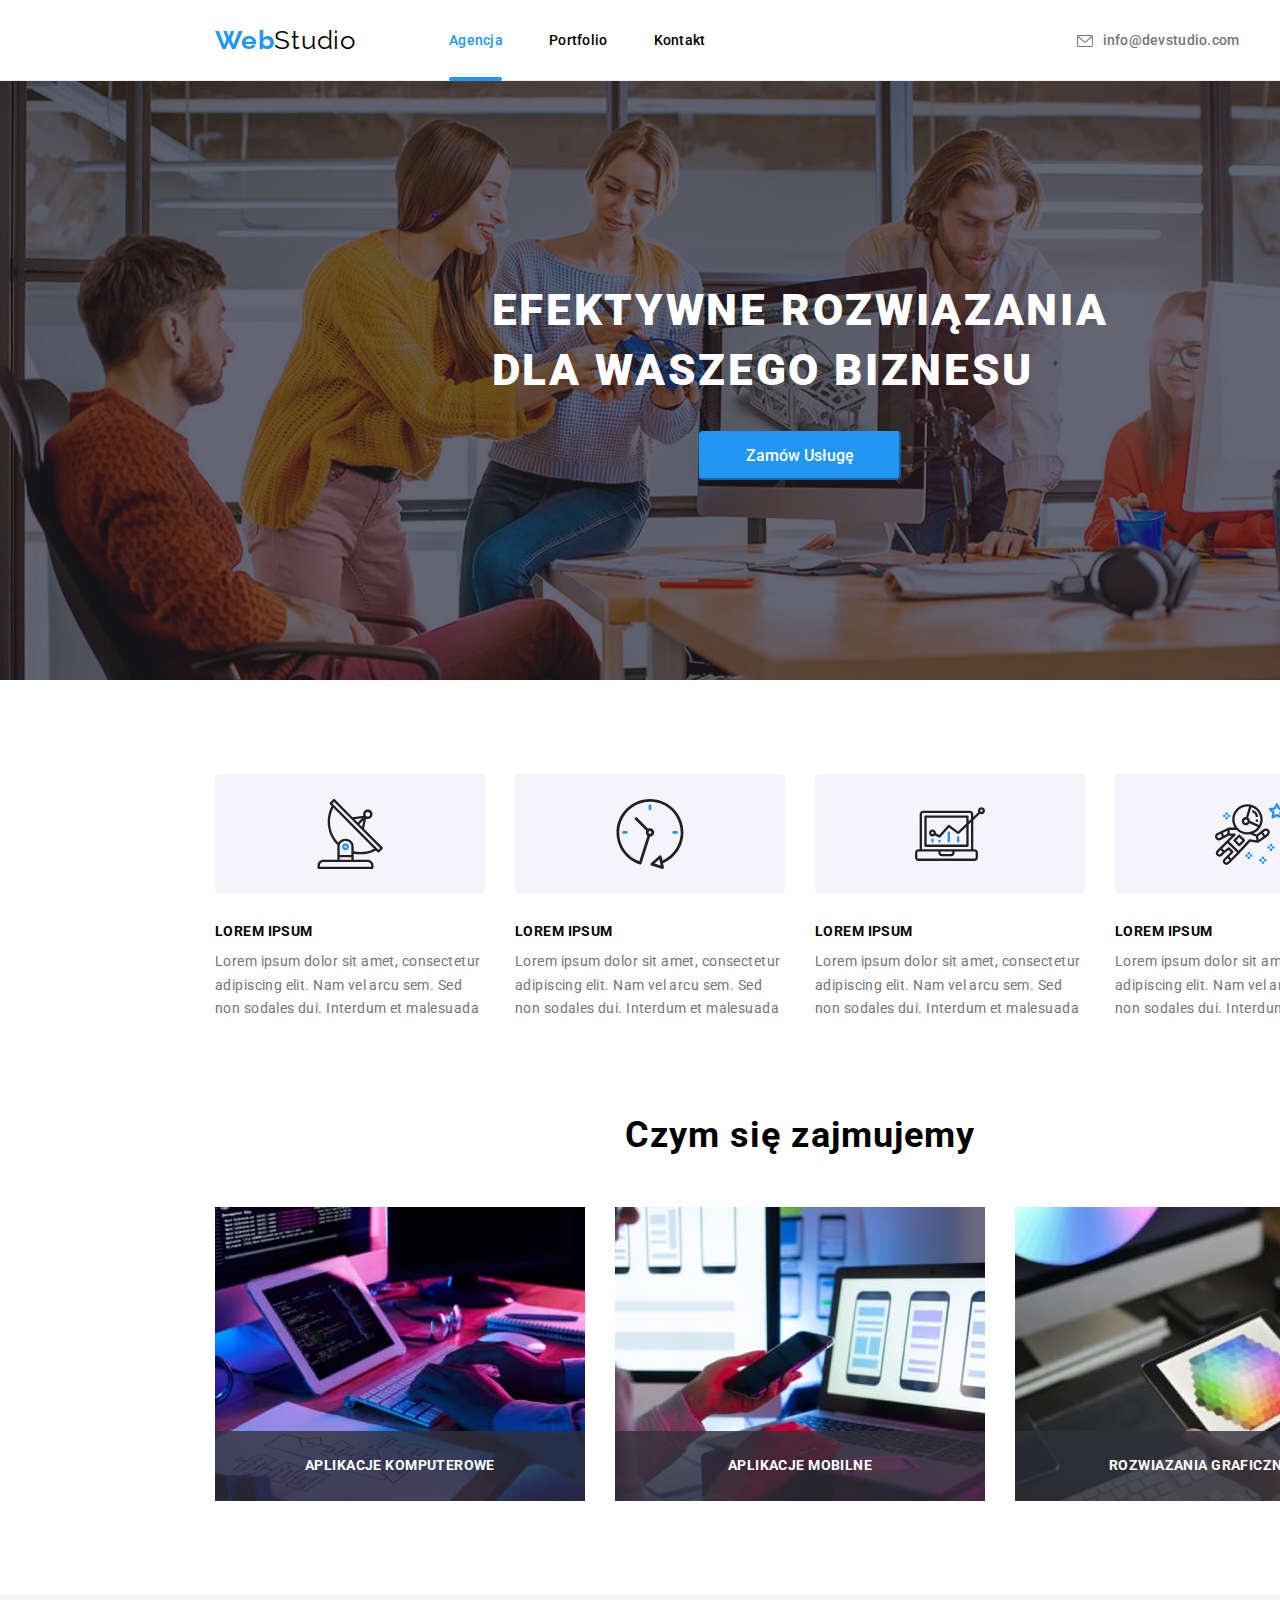
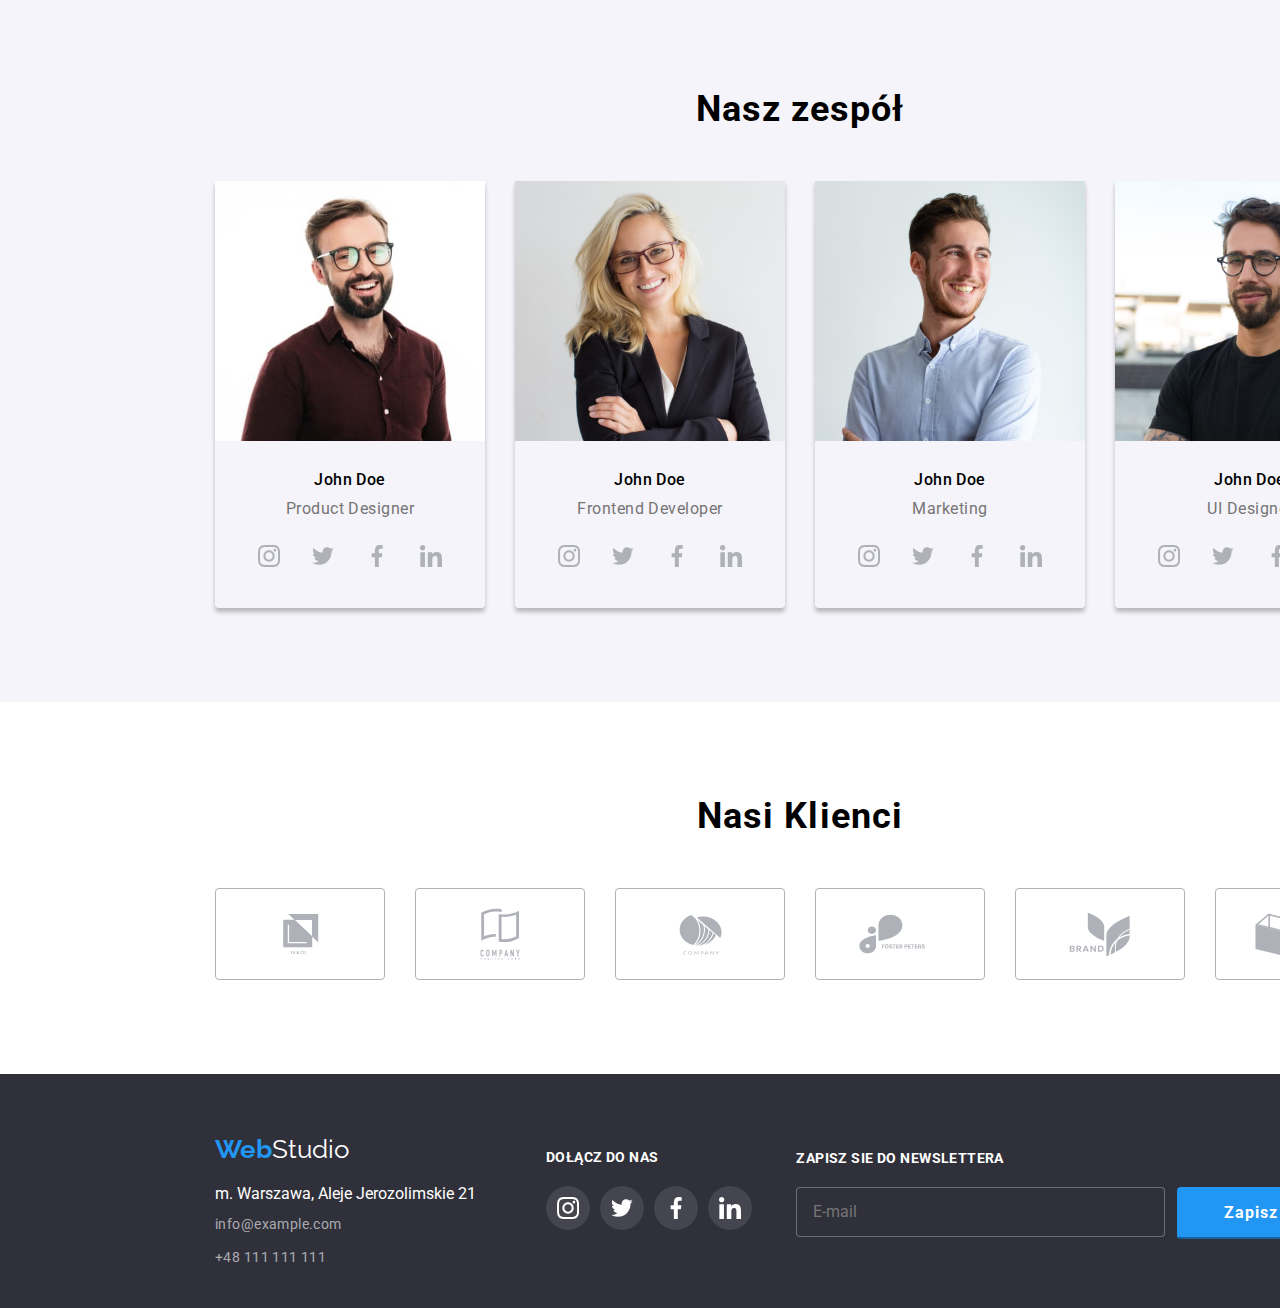
<file: index.html>
<!DOCTYPE html>
<html lang="en">
	<head>
		<meta charset="UTF-8" />
		<meta http-equiv="X-UA-Compatible" content="IE=edge" />
		<meta
			name="viewport"
			content="width=<device-width>, initial-scale=1.0"
		/>
		<title>Document</title>
		<link
			rel="stylesheet"
			href="https://cdnjs.cloudflare.com/ajax/libs/modern-normalize/1.1.0/modern-normalize.css"
			integrity="sha512-Y0MM+V6ymRKN2zStTqzQ227DWhhp4Mzdo6gnlRnuaNCbc+YN/ZH0sBCLTM4M0oSy9c9VKiCvd4Jk44aCLrNS5Q=="
			crossorigin="anonymous"
			referrerpolicy="no-referrer"
		/>
		<link rel="preconnect" href="https://fonts.googleapis.com" />
		<link rel="preconnect" href="https://fonts.gstatic.com" crossorigin />
		<link
			href="https://fonts.googleapis.com/css2?family=Raleway:wght@700&family=Roboto:wght@400;500;700;900&display=swap"
			rel="stylesheet"
		/>
		<link rel="stylesheet" href="css/style.css" />
	</head>
	<body>
		<header>
			<!-- logo top -->
			<div class="header-box">
				<div class="container">
					<div class="header-flex">
						<a class="menu-logo-top" href="index.html"
							><span class="logo-top">Web</span>Studio</a
						>
						<!-- nav items-->
						<nav>
							<div>
								<ul class="nav nav-item-flex">
									<li>
										<div class="is-active">
											<a
												class="nav-item-agencja"
												href="index.html"
												>Agencja</a
											>
										</div>
									</li>
									<li>
										<a
											class="nav-item-portfolio"
											href="portfolio.html"
											>Portfolio</a
										>
									</li>
									<li>
										<a class="nav-item-kontakty" href="#"
											>Kontakt</a
										>
									</li>
								</ul>
							</div>
						</nav>
						<!-- adress top-->
						<div class="contact-top">
							<a class="email" href="mailto:info@devstudio.com">
								<svg
									width="16"
									height="12"
									class="envelope-icon"
								>
									<use
										href="./images/icons.svg#icon-envelope"
									></use>
								</svg>
								info@devstudio.com</a
							>
							<a class="phonenumber" href="tel:+48111111111">
								<svg width="10" height="16" class="smartphone">
									<use
										href="./images/icons.svg#icon-smartphone"
									></use>
								</svg>
								+48&nbsp;111&nbsp;111&nbsp;111</a
							>
						</div>
					</div>
				</div>
			</div>
		</header>
		<!-- HERO -->
		<main>
			<section class="effective-bg">
				<div class="effective-flex">
					<h1>
						<span class="effective"
							>EFEKTYWNE ROZWIĄZANIA<br />DLA WASZEGO
							BIZNESU</span
						>
					</h1>
					<button data-modal-open class="order" type="button">
						Zamów Usługę
					</button>
				</div>
			</section>
			<!-- Lorem List-->
			<section class="container">
				<div class="lorem-pad">
					<ul class="lorem-flex">
						<li>
							<div class="antenna">
								<svg
									width="70"
									height="70"
									class="antenna-icon"
									viewBox="0 0 32 32"
								>
									<use
										href="./images/icons.svg#icon-antenna-1"
									></use>
								</svg>
							</div>
							<h2 class="lorem-list">LOREM IPSUM</h2>
							<p class="text">
								Lorem ipsum dolor sit amet, consectetur
								adipiscing elit. Nam vel arcu sem. Sed non
								sodales dui. Interdum et malesuada
							</p>
						</li>
						<li>
							<div class="clock">
								<svg
									width="70"
									height="70"
									class="clock-icon"
									viewBox="0 0 32 32"
								>
									<use
										href="./images/icons.svg#icon-clock-1"
									></use>
								</svg>
							</div>
							<h2 class="lorem-list">LOREM IPSUM</h2>
							<p class="text">
								Lorem ipsum dolor sit amet, consectetur
								adipiscing elit. Nam vel arcu sem. Sed non
								sodales dui. Interdum et malesuada
							</p>
						</li>
						<li>
							<div class="diagram">
								<svg
									width="70"
									height="70"
									class="diagram-icon"
									viewBox="0 0 32 32"
								>
									<use
										href="./images/icons.svg#icon-diagram-1"
									></use>
								</svg>
							</div>
							<h2 class="lorem-list">LOREM IPSUM</h2>
							<p class="text">
								Lorem ipsum dolor sit amet, consectetur
								adipiscing elit. Nam vel arcu sem. Sed non
								sodales dui. Interdum et malesuada
							</p>
						</li>
						<li>
							<div class="astronaut">
								<svg
									width="70"
									height="70"
									class="astronaut-icon"
									viewBox="0 0 32 32"
								>
									<use
										href="./images/icons.svg#icon-astronaut-1"
									></use>
								</svg>
							</div>
							<h2 class="lorem-list">LOREM IPSUM</h2>
							<p class="text">
								Lorem ipsum dolor sit amet, consectetur
								adipiscing elit. Nam vel arcu sem. Sed non
								sodales dui. Interdum et malesuada
							</p>
						</li>
					</ul>
				</div>
			</section>

			<!-- What We Do -->
			<section class="sections container">
				<h3 class="whatwedo">Czym się zajmujemy</h3>
				<div class="what-we-do-img-flex">
					<figure class="what-we-do-example">
						<img
							src="images/img.jpg"
							width="370"
							height="294"
							alt="Programowanie"
						/>
						<figcaption class="example">
							APLIKACJE KOMPUTEROWE
						</figcaption>
					</figure>
					<figure class="what-we-do-example">
						<img
							src="images/img(1).jpg"
							width="370"
							height="294"
							alt="Testowanie Aplikacji"
						/>
						<figcaption class="example">
							APLIKACJE MOBILNE
						</figcaption>
					</figure>
					<figure class="what-we-do-example">
						<img
							src="images/img(2).jpg"
							width="370"
							height="294"
							alt="Upiekszanie aplikacji"
						/>
						<figcaption class="example">
							ROZWIAZANIA GRAFICZNE
						</figcaption>
					</figure>
				</div>
			</section>
			<!-- Our Team -->
			<section class="sections our-team-box">
				<div class="container">
					<h2 class="ourteam">Nasz zespół</h2>
					<div class="our-team-flex">
						<figure class="team-mate">
							<img
								src="./images/Zdjecie1.jpg"
								width="270"
								height="260"
								alt="Product Designer"
							/>
							<figcaption class="team-mate-fig">
								<h4 class="name">John Doe</h4>
								<p class="job">Product Designer</p>
								<div>
									<ul class="social-links">
										<li>
											<a
												href="#"
												target="blank"
												class="social-link"
											>
												<svg width="22" height="22">
													<use
														href="./images/icons.svg#icon-instagram-2"
													></use>
												</svg>
											</a>
										</li>
										<li>
											<a
												href="#"
												target="blank"
												class="social-link"
											>
												<svg width="22" height="22">
													<use
														href="./images/icons.svg#icon-twitter-1"
													></use>
												</svg>
											</a>
										</li>
										<li>
											<a
												href="#"
												target="blank"
												class="social-link"
											>
												<svg width="22" height="22">
													<use
														href="./images/icons.svg#icon-facebook-1"
													></use>
												</svg>
											</a>
										</li>
										<li>
											<a
												href="#"
												target="blank"
												class="social-link"
											>
												<svg width="22" height="22">
													<use
														href="./images/icons.svg#icon-linkedin-1"
													></use>
												</svg>
											</a>
										</li>
									</ul>
								</div>
							</figcaption>
						</figure>
						<figure class="team-mate">
							<img
								src="./images/Zdjecie2.jpg"
								width="270"
								height="260"
								alt="Frontend Developer"
							/>
							<figcaption class="team-mate-fig">
								<h4 class="name">John Doe</h4>
								<p class="job">Frontend Developer</p>
								<div>
									<ul class="social-links">
										<li>
											<a
												href="#"
												target="blank"
												class="social-link"
											>
												<svg width="22" height="22">
													<use
														href="./images/icons.svg#icon-instagram-2"
													></use>
												</svg>
											</a>
										</li>
										<li>
											<a
												href="#"
												target="blank"
												class="social-link"
											>
												<svg width="22" height="22">
													<use
														href="./images/icons.svg#icon-twitter-1"
													></use>
												</svg>
											</a>
										</li>
										<li>
											<a
												href="#"
												target="blank"
												class="social-link"
											>
												<svg width="22" height="22">
													<use
														href="./images/icons.svg#icon-facebook-1"
													></use>
												</svg>
											</a>
										</li>
										<li>
											<a
												href="#"
												target="blank"
												class="social-link"
											>
												<svg width="22" height="22">
													<use
														href="./images/icons.svg#icon-linkedin-1"
													></use>
												</svg>
											</a>
										</li>
									</ul>
								</div>
							</figcaption>
						</figure>
						<figure class="team-mate">
							<img
								src="./images/Zdjecie3.jpg"
								width="270"
								height="260"
								alt="Marketing"
							/>
							<figcaption class="team-mate-fig">
								<h4 class="name">John Doe</h4>
								<p class="job">Marketing</p>
								<div>
									<ul class="social-links">
										<li>
											<a
												href="#"
												target="blank"
												class="social-link"
											>
												<svg width="22" height="22">
													<use
														href="./images/icons.svg#icon-instagram-2"
													></use>
												</svg>
											</a>
										</li>
										<li>
											<a
												href="#"
												target="blank"
												class="social-link"
											>
												<svg width="22" height="22">
													<use
														href="./images/icons.svg#icon-twitter-1"
													></use>
												</svg>
											</a>
										</li>
										<li>
											<a
												href="#"
												target="blank"
												class="social-link"
											>
												<svg width="22" height="22">
													<use
														href="./images/icons.svg#icon-facebook-1"
													></use>
												</svg>
											</a>
										</li>
										<li>
											<a
												href="#"
												target="blank"
												class="social-link"
											>
												<svg width="22" height="22">
													<use
														href="./images/icons.svg#icon-linkedin-1"
													></use>
												</svg>
											</a>
										</li>
									</ul>
								</div>
							</figcaption>
						</figure>
						<figure class="team-mate">
							<img
								src="./images/Zdjecie4.jpg"
								width="270"
								height="260"
								alt="UI Designer"
							/>
							<figcaption class="team-mate-fig">
								<h4 class="name">John Doe</h4>
								<p class="job">UI Designer</p>
								<div>
									<ul class="social-links">
										<li>
											<a
												href="#"
												target="blank"
												class="social-link"
											>
												<svg width="22" height="22">
													<use
														href="./images/icons.svg#icon-instagram-2"
													></use>
												</svg>
											</a>
										</li>
										<li>
											<a
												href="#"
												target="blank"
												class="social-link"
											>
												<svg width="22" height="22">
													<use
														href="./images/icons.svg#icon-twitter-1"
													></use>
												</svg>
											</a>
										</li>
										<li>
											<a
												href="#"
												target="blank"
												class="social-link"
											>
												<svg width="22" height="22">
													<use
														href="./images/icons.svg#icon-facebook-1"
													></use>
												</svg>
											</a>
										</li>
										<li>
											<a
												href="#"
												target="blank"
												class="social-link"
											>
												<svg width="22" height="22">
													<use
														href="./images/icons.svg#icon-linkedin-1"
													></use>
												</svg>
											</a>
										</li>
									</ul>
								</div>
							</figcaption>
						</figure>
					</div>
				</div>
			</section>
			<section class="sections container">
				<h2 class="our-customers">Nasi Klienci</h2>
				<ul class="our-customers-list">
					<li>
						<a href="#" target="blank" class="customer">
							<svg width="41" height="46" viewBox="0 0 32 32">
								<use
									href="./images/icons.svg#icon-client1"
								></use>
							</svg>
						</a>
					</li>
					<li>
						<a href="#" target="blank" class="customer">
							<svg width="40" height="52">
								<use
									href="./images/icons.svg#icon-client2"
								></use>
							</svg>
						</a>
					</li>
					<li>
						<a href="#" target="blank" class="customer">
							<svg width="43" height="41">
								<use
									href="./images/icons.svg#icon-client3"
								></use>
							</svg>
						</a>
					</li>
					<li>
						<a href="#" target="blank" class="customer">
							<svg width="84" height="40">
								<use
									href="./images/icons.svg#icon-client4"
								></use>
							</svg>
						</a>
					</li>
					<li>
						<a href="#" target="blank" class="customer">
							<svg width="62" height="45">
								<use
									href="./images/icons.svg#icon-client5"
								></use>
							</svg>
						</a>
					</li>
					<li>
						<a href="#" target="blank" class="customer">
							<svg width="93" height="43">
								<use
									href="./images/icons.svg#icon-client6"
								></use>
							</svg>
						</a>
					</li>
				</ul>
			</section>
		</main>
		<!-- adress -->
		<footer class="footer-effect sections">
			<div class="container">
				<a class="menu-logo-bottom" href="index.html"
					><span class="logo-bottom">Web</span>Studio</a
				>

				<address>
					<div class="address-flex">
						<p class="city">m. Warszawa, Aleje Jerozolimskie 21</p>
						<a class="contact" href="mailto:info@example.com"
							>info@example.com</a
						>
						<a class="contact" href="+48111111111"
							>+48 111 111 111</a
						>
					</div>
				</address>
				<div class="footer-socials-box">
					<h2 class="join-us">Dołącz do nas</h2>
					<ul class="footer-social-links">
						<li>
							<a
								href="#"
								target="blank"
								class="footer-social-link"
							>
								<svg width="22" height="22" viewBox="0 0 32 32">
									<use
										href="./images/icons.svg#icon-instagram-2"
									></use>
								</svg>
							</a>
						</li>
						<li>
							<a
								href="#"
								target="blank"
								class="footer-social-link"
							>
								<svg width="22" height="22" viewBox="0 0 32 32">
									<use
										href="./images/icons.svg#icon-twitter-1"
									></use>
								</svg>
							</a>
						</li>
						<li>
							<a
								href="#"
								target="blank"
								class="footer-social-link"
							>
								<svg width="22" height="22" viewBox="0 0 32 32">
									<use
										href="./images/icons.svg#icon-facebook-1"
									></use>
								</svg>
							</a>
						</li>
						<li>
							<a
								href="#"
								target="blank"
								class="footer-social-link"
							>
								<svg width="22" height="22" viewBox="0 0 32 32">
									<use
										href="./images/icons.svg#icon-linkedin-1"
									></use>
								</svg>
							</a>
						</li>
					</ul>
				</div>
				<div class="newsletter">
					<p class="newsletter-text">Zapisz sie do newslettera</p>
					<form class="newsletter-mail">
						<label>
							<input
								type="text"
								name="email"
								placeholder="E-mail"
								class="newsletter-input"
							/>
						</label>
						<button type="submit" class="newsletter-button">
							<span class="join-newsletter">Zapisz się</span>

							<svg
								width="24"
								height="24"
								viewBox="0 0 32 32"
								class="newsletter-icon"
							>
								<use
									href="./images/icons.svg#icon-icon-send"
								></use>
							</svg>
						</button>
					</form>
				</div>
			</div>
		</footer>
		<div class="backdrop is-hidden" data-modal>
			<div class="modal">
				<button class="btn-close" data-modal-close>X</button>
				<h2 class="modal-header">
					Zostaw swoje dane w formularzu poniżej
				</h2>
				<form class="form-item">
					<label class="contact-form" for="name">Imie</label>
					<label class="label">
						<svg
							class="name-form"
							width="18"
							height="18"
							viewBox="0 0 32 32"
						>
							<use
								href="./images/icons.svg#icon-person-black-18dp-1"
							></use>
						</svg>
						<input
							type="text"
							name="firstname"
							class="input-box"
							id="name"
						/>
					</label>
					<label class="contact-form" for="phone">Telefon</label>
					<label class="label">
						<svg
							class="svg-form"
							width="18"
							height="18"
							viewBox="0 0 32 32"
						>
							<use
								href="./images/icons.svg#icon-phone-black-18dp-1"
							></use>
						</svg>
						<input
							type="text"
							name="phone"
							id="phone"
							class="input-box"
						/>
					</label>
					<label class="contact-form" for="email">Email</label>
					<label class="label">
						<svg
							class="svg-form"
							width="18"
							height="18"
							viewBox="0 0 32 32"
						>
							<use
								href="./images/icons.svg#icon-email-black-18dp-1"
							></use>
						</svg>
						<input
							type="text"
							name="email"
							id="email"
							class="input-box"
						/>
					</label>
					<label class="contact-form">Komentarz</label>
					<label class="contact-form-box">
						<textarea
							name="comment"
							placeholder="Wprowadz tekst"
							class="comment-input-box"
						></textarea>
					</label>
					<label class="checkbox-container">
						<input type="checkbox" id="checked" />
						<span class="checkmark">
							<svg width="11" height="8">
								<use
									href="./images/icons.svg#icon-Vector5"
								></use>
							</svg>
						</span>
					</label>
					<label class="agreement" for="checked">
						Oświadczam iż akceptuję
						<a href="#" class="policy">Regulamin</a>
						i
						<a href="#" class="policy">Politykę Prywatności.</a>
					</label>

					<button type="submit" class="button-form">
						<span class="button-send">Wyślij</span>
					</button>
				</form>
			</div>
		</div>
		<script src="./js/modal.js"></script>
	</body>
</html>
</file>
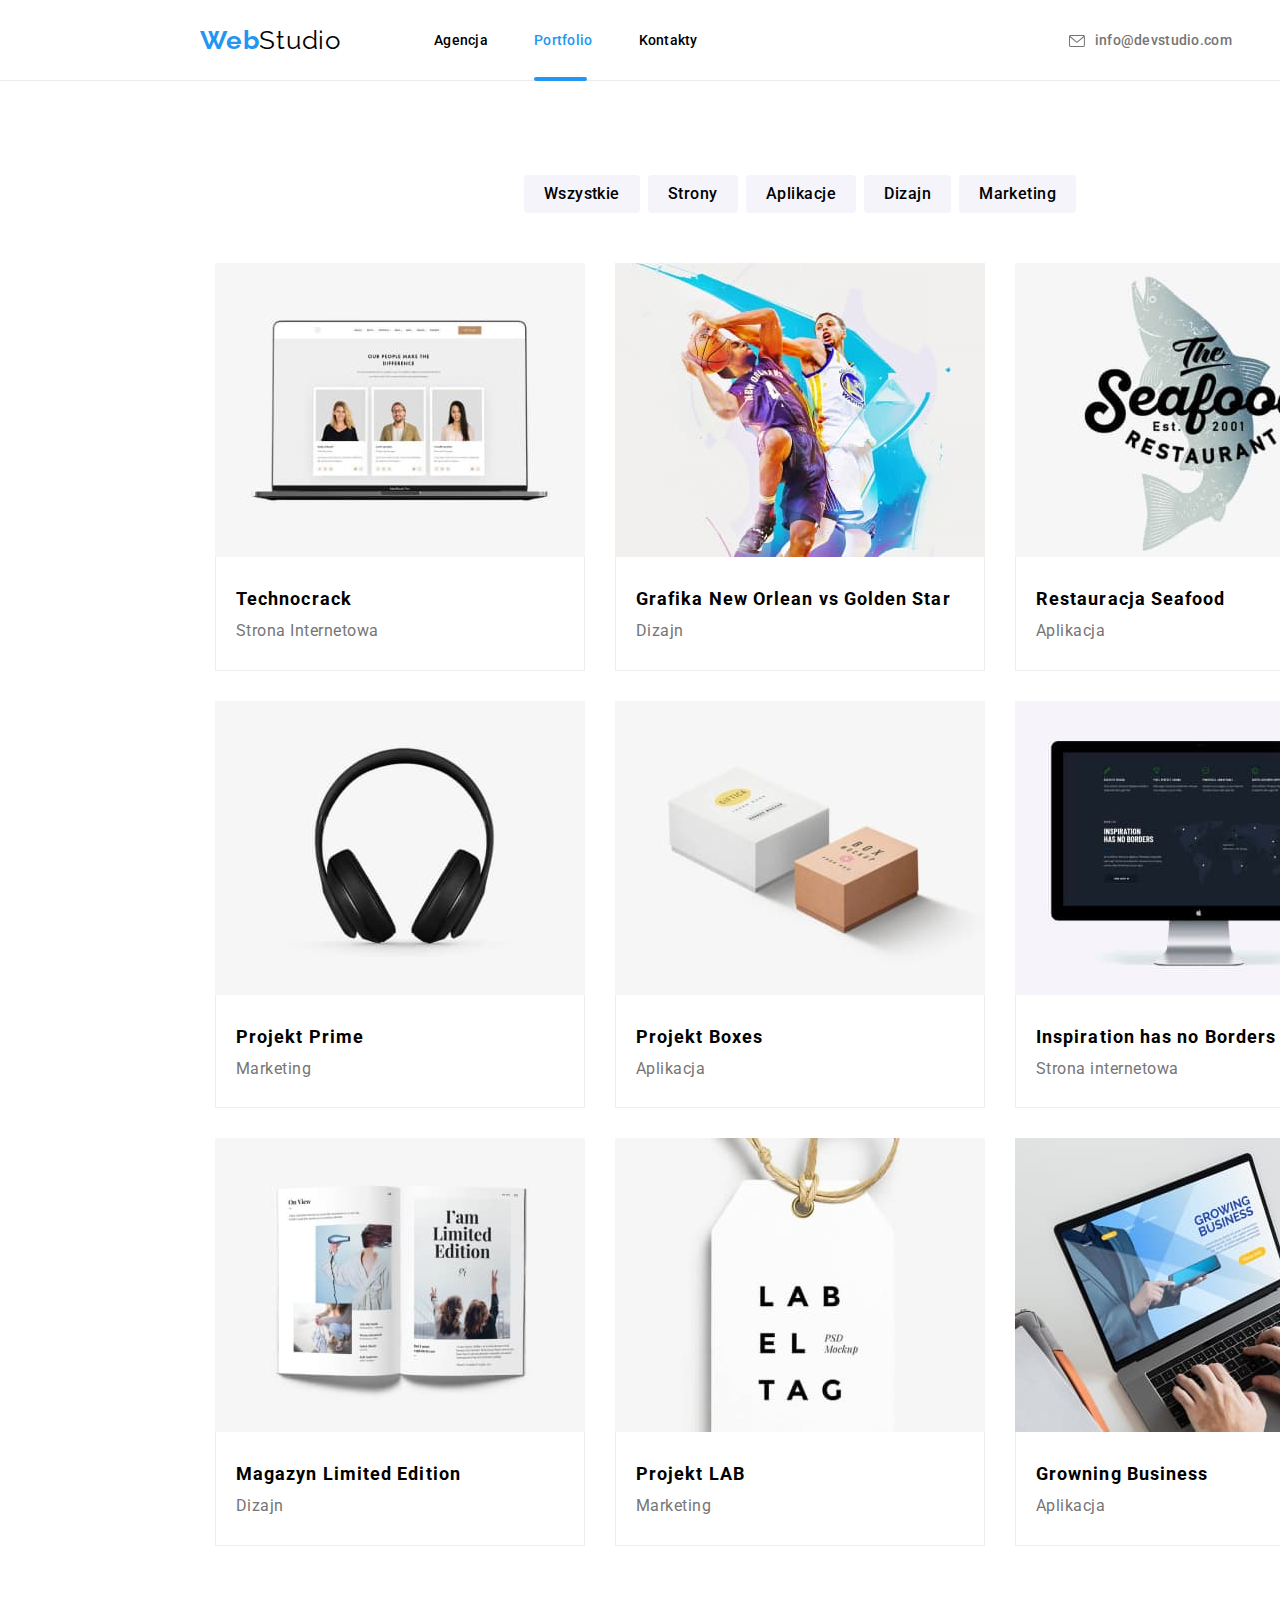
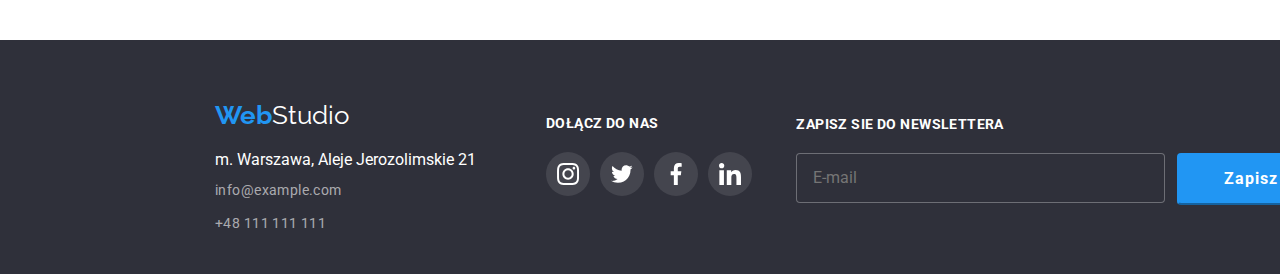
<file: portfolio.html>
<!DOCTYPE html>
<html lang="en">
	<head>
		<meta charset="UTF-8" />
		<meta http-equiv="X-UA-Compatible" content="IE=edge" />
		<meta name="viewport" content="width=device-width, initial-scale=1.0" />
		<title>Portfolio</title>
		<link
			rel="stylesheet"
			href="https://cdnjs.cloudflare.com/ajax/libs/modern-normalize/1.1.0/modern-normalize.css"
			integrity="sha512-Y0MM+V6ymRKN2zStTqzQ227DWhhp4Mzdo6gnlRnuaNCbc+YN/ZH0sBCLTM4M0oSy9c9VKiCvd4Jk44aCLrNS5Q=="
			crossorigin="anonymous"
			referrerpolicy="no-referrer"
		/>
		<link rel="preconnect" href="https://fonts.googleapis.com" />
		<link rel="preconnect" href="https://fonts.gstatic.com" crossorigin />
		<link
			href="https://fonts.googleapis.com/css2?family=Raleway:wght@700&family=Roboto:wght@400;500;700;900&display=swap"
			rel="stylesheet"
		/>
		<link rel="stylesheet" href="css/style.css" />
	</head>
	<body>
		<!-- Logo Top -->
		<header>
			<div class="header-box">
				<div class="header-flex container">
					<a href="index.html" class="menu-logo-top"
						><span class="logo-top">Web</span>Studio</a
					>
					<nav>
						<div>
							<ul class="nav nav-item-flex">
								<li>
									<a
										class="nav-item-agencja"
										href="index.html"
										>Agencja</a
									>
								</li>
								<li>
									<div class="is-active">
										<a
											class="nav-item-portfolio"
											href="portfolio.html"
											>Portfolio</a
										>
									</div>
								</li>
								<li>
									<a class="nav-item-kontakty" href="#"
										>Kontakty</a
									>
								</li>
							</ul>
						</div>
					</nav>
					<div class="contact-top">
						<div class="contact-top">
							<a class="email" href="mailto:info@devstudio.com">
								<svg
									width="16"
									height="12"
									class="envelope-icon"
								>
									<use
										href="./images/icons.svg#icon-envelope"
									></use>
								</svg>
								info@devstudio.com</a
							>
							<a class="phonenumber" href="tel:+48111111111">
								<svg width="10" height="16" class="smartphone">
									<use
										href="./images/icons.svg#icon-smartphone"
									></use>
								</svg>
								+48&nbsp;111&nbsp;111&nbsp;111</a
							>
						</div>
					</div>
				</div>
			</div>
		</header>
		<!-- HERO-->
		<main>
			<!-- Filter-->
			<section class="sections">
				<div>
					<ul class="filter-flex">
						<li>
							<button type="button" class="filter-button">
								Wszystkie
							</button>
						</li>
						<li>
							<button type="button" class="filter-button">
								Strony
							</button>
						</li>
						<li>
							<button type="button" class="filter-button">
								Aplikacje
							</button>
						</li>
						<li>
							<button type="button" class="filter-button">
								Dizajn
							</button>
						</li>
						<li>
							<button type="button" class="filter-button">
								Marketing
							</button>
						</li>
					</ul>
				</div>
				<!-- Products-->
				<div class="container">
					<div class="project-set">
						<figure class="project">
							<div class="project-card">
								<p class="project-description">
									Technocrack jest popularną platformą
									wykorzystywaną do rozpowszechniania
									koronawirusa. Firmy wykorzystują tę
									platformę do celów szpiegowskich i ataków na
									niezabezpieczone serwery konkurencji
								</p>
								<img
									src="./images/technocrack.jpg"
									width="370"
									height="294"
									alt="wyswietlanie strony internetowej na laptopie"
								/>
							</div>

							<figcaption class="project-border">
								<h4 class="projectname">Technocrack</h4>
								<p class="projecttype">Strona Internetowa</p>
							</figcaption>
						</figure>

						<figure class="project">
							<div class="project-card">
								<p class="project-description">
									Technocrack jest popularną platformą
									wykorzystywaną do rozpowszechniania
									koronawirusa. Firmy wykorzystują tę
									platformę do celów szpiegowskich i ataków na
									niezabezpieczone serwery konkurencji
								</p>

								<img
									src="./images/neworleanvsgoldenstars.jpg"
									width="370"
									height="294"
									alt="mecz gwiazd koszykowki"
								/>
							</div>

							<figcaption class="project-border">
								<h4 class="projectname">
									Grafika New Orlean vs Golden Star
								</h4>
								<p class="projecttype">Dizajn</p>
							</figcaption>
						</figure>

						<figure class="project">
							<div class="project-card">
								<p class="project-description">
									Technocrack jest popularną platformą
									wykorzystywaną do rozpowszechniania
									koronawirusa. Firmy wykorzystują tę
									platformę do celów szpiegowskich i ataków na
									niezabezpieczone serwery konkurencji
								</p>

								<img
									src="./images/seafoodrestaurant.jpg"
									width="370"
									height="294"
									alt="Rekin na tle loga restauracji"
								/>
							</div>

							<figcaption class="project-border">
								<h4 class="projectname">Restauracja Seafood</h4>
								<p class="projecttype">Aplikacja</p>
							</figcaption>
						</figure>

						<figure class="project">
							<div class="project-card">
								<p class="project-description">
									Technocrack jest popularną platformą
									wykorzystywaną do rozpowszechniania
									koronawirusa. Firmy wykorzystują tę
									platformę do celów szpiegowskich i ataków na
									niezabezpieczone serwery konkurencji
								</p>

								<img
									src="./images/projectprime.jpg"
									width="370"
									height="294"
									alt="Czarne bezprzewodowe sluchawki"
								/>
							</div>

							<figcaption class="project-border">
								<h4 class="projectname">Projekt Prime</h4>
								<p class="projecttype">Marketing</p>
							</figcaption>
						</figure>

						<figure class="project">
							<div class="project-card">
								<p class="project-description">
									Technocrack jest popularną platformą
									wykorzystywaną do rozpowszechniania
									koronawirusa. Firmy wykorzystują tę
									platformę do celów szpiegowskich i ataków na
									niezabezpieczone serwery konkurencji
								</p>

								<img
									src="./images/projectboxes.jpg"
									width="370"
									height="294"
									alt="Dwa pudelka na bialym tle"
								/>
							</div>

							<figcaption class="project-border">
								<h4 class="projectname">Projekt Boxes</h4>
								<p class="projecttype">Aplikacja</p>
							</figcaption>
						</figure>

						<figure class="project">
							<div class="project-card">
								<p class="project-description">
									Technocrack jest popularną platformą
									wykorzystywaną do rozpowszechniania
									koronawirusa. Firmy wykorzystują tę
									platformę do celów szpiegowskich i ataków na
									niezabezpieczone serwery konkurencji
								</p>

								<img
									src="./images/inspiration.jpg"
									width="370"
									height="294"
									alt="Witryna strony internetowej"
								/>
							</div>

							<figcaption class="project-border">
								<h4 class="projectname">
									Inspiration has no Borders
								</h4>
								<p class="projecttype">Strona internetowa</p>
							</figcaption>
						</figure>

						<figure class="project">
							<div class="project-card">
								<p class="project-description">
									Technocrack jest popularną platformą
									wykorzystywaną do rozpowszechniania
									koronawirusa. Firmy wykorzystują tę
									platformę do celów szpiegowskich i ataków na
									niezabezpieczone serwery konkurencji
								</p>

								<img
									src="./images/limitededition.jpg"
									width="370"
									height="294"
									alt="strona z magazynu limited edition"
								/>
							</div>
							<figcaption class="project-border">
								<h4 class="projectname">
									Magazyn Limited Edition
								</h4>
								<p class="projecttype">Dizajn</p>
							</figcaption>
						</figure>

						<figure class="project">
							<div class="project-card">
								<p class="project-description">
									Technocrack jest popularną platformą
									wykorzystywaną do rozpowszechniania
									koronawirusa. Firmy wykorzystują tę
									platformę do celów szpiegowskich i ataków na
									niezabezpieczone serwery konkurencji
								</p>

								<img
									src="./images/projectlab.jpg"
									width="370"
									height="294"
									alt="Biala zawieszka z napisem Label Tag"
								/>
							</div>

							<figcaption class="project-border">
								<h4 class="projectname">Projekt LAB</h4>
								<p class="projecttype">Marketing</p>
							</figcaption>
						</figure>

						<figure class="project">
							<div class="project-card">
								<p class="project-description">
									Technocrack jest popularną platformą
									wykorzystywaną do rozpowszechniania
									koronawirusa. Firmy wykorzystują tę
									platformę do celdów szpiegowskich i ataków
									na niezabezpieczone serwery konkurencji
								</p>

								<img
									src="./images/growingbusiness.jpg"
									width="370"
									height="294"
									alt="Uzywanie aplikacji internetowej na laptopie"
								/>
							</div>

							<figcaption class="project-border">
								<h4 class="projectname">Growning Business</h4>
								<p class="projecttype">Aplikacja</p>
							</figcaption>
						</figure>
					</div>
				</div>
			</section>
		</main>
		<!-- Logo Bottom-->
		<footer class="footer-effect">
			<div class="container">
				<a class="menu-logo-bottom" href="index.html"
					><span class="logo-bottom">Web</span>Studio</a
				>
				<address>
					<div class="address-flex">
						<p>m. Warszawa, Aleje Jerozolimskie 21</p>
						<a class="contact" href="mailto:info@example.com"
							>info@example.com</a
						>
						<a class="contact" href="+48111111111"
							>+48 111 111 111</a
						>
					</div>
				</address>
				<div class="footer-socials-box">
					<h2 class="join-us">Dołącz do nas</h2>
					<ul class="footer-social-links">
						<li>
							<a
								href="#"
								target="blank"
								class="footer-social-link"
							>
								<svg width="22" height="22" viewBox="0 0 32 32">
									<use
										href="./images/icons.svg#icon-instagram-2"
									></use>
								</svg>
							</a>
						</li>
						<li>
							<a
								href="#"
								target="blank"
								class="footer-social-link"
							>
								<svg width="22" height="22" viewBox="0 0 32 32">
									<use
										href="./images/icons.svg#icon-twitter-1"
									></use>
								</svg>
							</a>
						</li>
						<li>
							<a
								href="#"
								target="blank"
								class="footer-social-link"
							>
								<svg width="22" height="22" viewBox="0 0 32 32">
									<use
										href="./images/icons.svg#icon-facebook-1"
									></use>
								</svg>
							</a>
						</li>
						<li>
							<a
								href="#"
								target="blank"
								class="footer-social-link"
							>
								<svg width="22" height="22" viewBox="0 0 32 32">
									<use
										href="./images/icons.svg#icon-linkedin-1"
									></use>
								</svg>
							</a>
						</li>
					</ul>
				</div>
				<div class="newsletter">
					<p class="newsletter-text">Zapisz sie do newslettera</p>
					<form class="newsletter-mail">
						<label>
							<input
								type="text"
								name="email"
								placeholder="E-mail"
								class="newsletter-input"
							/>
						</label>
						<button type="submit" class="newsletter-button">
							<span class="join-newsletter">Zapisz się</span>

							<svg
								width="24"
								height="24"
								viewBox="0 0 32 32"
								class="newsletter-icon"
							>
								<use
									href="./images/icons.svg#icon-icon-send"
								></use>
							</svg>
						</button>
					</form>
				</div>
			</div>
		</footer>
	</body>
</html>
</file>
<file: css/style.css>
* {
	margin: 0;
	padding: 0;
}
.container {
	width: 1200px;
	margin: 0 auto;
	padding: 0 15px;
}
body {
	font-family: "Roboto", sans-serif;
	background-color: #ffffff;
	width: 1600px;
	margin: 0 auto;
}
img {
	display: block;
}
:root {
	--text-color-blue: rgba(33, 150, 243, 1);
	--text-color-black: rgba(0, 0, 0, 1);
	--text-color-grey: rgba(117, 117, 117, 1);
	--text-color-white: rgba(255, 255, 255, 1);
	--border-color-blue: rgba(33, 150, 243, 1);
	--border-color-grey: rgba(236, 236, 236, 1);
	--form-border-grey: rgba(33, 33, 33, 0.2);
	--hover-color-blue: rgba(33, 150, 243, 1);
	--hover-color-white: rgba(255, 255, 255, 1);
	--background-color-black: rgba(47, 48, 58, 1);
	--background-color-blue: rgba(33, 150, 243, 1);
	--background-color-white: rgba(245, 244, 250, 1);
	--focus-color-blue: rgba(33, 150, 243, 1);
	--contact-color-grey: rgba(255, 255, 255, 0.6);
	--effective-background-grey: rgba(47, 48, 58, 1);
	--ourteam-background-grey: rgba(245, 244, 250, 100%);
	--project-border-white: rgba(238, 238, 238, 1);
	--box-shadow: rgba(0, 0, 0, 0.25);
	--lorem-images: rgba(245, 244, 250, 1);
	--footer-social-link-bg: rgba(255, 255, 255, 0.1);
	--icon-color-white: rgba(255, 255, 255, 1);
	--icon-color-grey: rgba(175, 177, 184, 1);
	--contact-icon-color-grey: rgba(117, 117, 117, 1);
	--customers-border-grey: rgba(175, 177, 184, 1);
	--project-description-hover: rgba(33, 150, 243, 0.9);
	--modal-color-white: #ffffff;
}
a {
	text-decoration: none;
}
.logo-top {
	color: var(--text-color-blue);
	font-family: Raleway;
	font-weight: 700;
	font-size: 26px;
	line-height: 1.2;
	text-decoration: none;
}
.menu-logo-top {
	color: var(--text-color-black);
	font-family: Raleway;
	font-size: 26px;
	line-height: 1.2;
	text-decoration: none;
	letter-spacing: 0.03em;
	display: block;
	padding-right: 93px;
}
.menu-logo:hover {
	color: var(--hover-color-blue);
	transition: 250ms;
	transition-timing-function: cubic-bezier(0.4, 0, 0.2, 1);
}
.nav {
	list-style-type: none;
}
.nav-item-agencja:hover {
	color: var(--hover-color-blue);
	transition: 250ms;
	transition-timing-function: cubic-bezier(0.4, 0, 0.2, 1);
}
.nav-item-agencja:focus {
	color: var(--focus-color-blue);
	transition: 250ms;
	transition-timing-function: cubic-bezier(0.4, 0, 0.2, 1);
}
.nav-item-agencja {
	color: var(--text-color-black);
	font-weight: 500;
	font-size: 14px;
	line-height: 1.14;
	letter-spacing: 0.02em;
	margin-right: 46px;
}
.is-active .nav-item-agencja {
	position: relative;
	color: var(--text-color-blue);
}
.is-active .nav-item-portfolio {
	position: relative;
	color: var(--text-color-blue);
}
.is-active::after {
	content: "";
	position: absolute;
	background-color: var(--background-color-blue);
	border-radius: 2px;
	width: 53px;
	height: 4px;
	display: block;
	margin-top: 27px;
}
.nav-item-portfolio:hover {
	color: var(--hover-color-blue);
	transition: 250ms;
	transition-timing-function: cubic-bezier(0.4, 0, 0.2, 1);
}
.nav-item-portfolio:focus {
	color: var(--focus-color-blue);
	transition: 250ms;
	transition-timing-function: cubic-bezier(0.4, 0, 0.2, 1);
}
.nav-item-portfolio {
	color: var(--text-color-black);
	font-weight: 500;
	font-size: 14px;
	line-height: 1.14;
	letter-spacing: 0.02em;
	padding-right: 46px;
}
.nav-item-kontakty:hover {
	color: var(--hover-color-blue);
	transition: 250ms;
	transition-timing-function: cubic-bezier(0.4, 0, 0.2, 1);
}
.nav-item-kontakty:focus {
	color: var(--focus-color-blue);
	transition: 250ms;
	transition-timing-function: cubic-bezier(0.4, 0, 0.2, 1);
}
.nav-item-kontakty {
	color: var(--text-color-black);
	font-weight: 500;
	font-size: 14px;
	line-height: 1.14;
	letter-spacing: 0.02em;
	margin-right: 371px;
}
.nav-item-flex {
	display: flex;
	flex-direction: row;
	justify-content: center;
}
.contact-top {
	display: flex;
	flex-direction: row;
	justify-content: center;
}

.email:hover,
.email:focus {
	fill: var(--hover-color-blue);
	color: var(--hover-color-blue);
	transition: 250ms;
	transition-timing-function: cubic-bezier(0.4, 0, 0.2, 1);
}
.phonenumber:hover,
.phonenumber:focus {
	fill: var(--hover-color-blue);
	color: var(--hover-color-blue);
	transition: 250ms;
	transition-timing-function: cubic-bezier(0.4, 0, 0.2, 1);
}
.smartphone,
.envelope-icon {
	margin-right: 10px;
	fill: currentColor;
}

.email {
	font-weight: 500;
	font-size: 14px;
	line-height: 1.14;
	color: var(--text-color-grey);
	letter-spacing: 0.02em;
	margin-right: 50px;
	display: flex;
	align-items: center;
}
.phonenumber {
	color: var(--text-color-grey);
	font-weight: 500;
	font-size: 14px;
	line-height: 1.14;
	text-decoration: none;
	letter-spacing: 0.02em;
	display: flex;
}
ul {
	list-style-type: none;
}
.order {
	border-color: var(--border-color-blue);
	border-radius: 4px;
	margin-top: 30px;
	font-weight: 500;
	font-size: 16px;
	line-height: 1.6;
	padding: 10px 45px;
	background-color: var(--background-color-blue);
	color: var(--text-color-white);
	cursor: pointer;
}
.lorem-list {
	color: var(--text-color-black);
	font-weight: 700;
	font-size: 14px;
	line-height: 1.1;
	letter-spacing: 0.03em;
	padding-bottom: 10px;
}
.lorem-pad {
	padding-top: 94px;
	padding-bottom: 0px;
}
.text {
	color: var(--text-color-grey);
	font-size: 14px;
	line-height: 1.7;
	letter-spacing: 0.03em;
}
.filter-button:hover,
.filter-button:focus {
	background-color: var(--hover-color-blue);
	color: var(--text-color-white);
	cursor: pointer;
	box-shadow: 0px 4px 4px 0px var(--box-shadow);
	transition: 250ms;
	transition-timing-function: cubic-bezier(0.4, 0, 0.2, 1);
}

.filter-button {
	font-weight: 500;
	font-size: 16px;
	line-height: 1.6;
	background-color: var(--background-color-white);
	color: var(--text-color-black);
	border: 1px;
	border-radius: 4px;
	letter-spacing: 0.03em;
	padding: 6px 20px;
}
.projectname {
	color: var(--text-color-black);
	font-weight: 700;
	font-size: 18px;
	line-height: 2;
	letter-spacing: 0.06em;
}
.projecttype {
	color: var(--text-color-grey);
	font-weight: 400;
	font-size: 16px;
	line-height: 1.8;
	letter-spacing: 0.03em;
}

.effective {
	position: relative;
	font-weight: 900;
	font-size: 44px;
	line-height: 1.36;
	color: var(--text-color-white);
	letter-spacing: 0.06em;
	text-align: center;
}
.effective-bg {
	background-image: linear-gradient(
			to top,
			rgba(47, 48, 58, 0.4),
			rgba(47, 48, 58, 0.4)
		),
		url("../images/effective-background.jpg");
	padding: 200px;
}
.backdrop {
	position: fixed;
	top: 0;
	left: 0;
	width: 100%;
	height: 100%;
	background-color: rgba(0, 0, 0, 0.5);
	z-index: 2;
}
.is-hidden {
	pointer-events: none;
	visibility: hidden;
	opacity: 0;
}
.modal {
	top: 50%;
	left: 50%;
	width: 528px;
	height: 582px;
	border-radius: 4px;
	background-color: var(--modal-color-white);
	position: fixed;
	z-index: 2;
	transition-property: visibility, opacity, transform;
	transition-duration: 2s;
	transform: translateX(-50%) translateY(-50%) scale(1);
	opacity: 1;
	visibility: visible;
	display: block;
}
.btn-close {
	position: absolute;
	width: 30px;
	height: 30px;
	border: 1px solid rgba(0, 0, 0, 0.1);
	border-radius: 50px;
	right: 8px;
	top: 8px;
	fill: var(--background-color-white);
}
.btn-close:hover {
	color: var(--border-color-blue);
	border-color: var(--border-color-blue);
	background-color: var(--background-color-white);
	cursor: pointer;
	transition: 250ms;
	transition-timing-function: cubic-bezier(0.4, 0, 0.2, 1);
}

.whatwedo {
	color: var(--text-color-black);
	font-weight: 700;
	font-size: 36px;
	line-height: 1.16;
	text-align: center;
	letter-spacing: 0.03em;
	margin-bottom: 50px;
}
.what-we-do-example {
	position: relative;
}
.what-we-do-example .example {
	text-align: center;
	position: absolute;
	bottom: 0;
	left: 0;
	width: 370px;
	height: 70px;
	background-color: rgba(47, 48, 58, 0.8);
	z-index: 1;
}
.example {
	font-family: "Roboto";
	font-style: normal;
	font-weight: 700;
	font-size: 14px;
	line-height: 1.14;
	text-align: center;
	letter-spacing: 0.03em;
	text-transform: uppercase;
	color: var(--text-color-white);
	padding: 27px 90px;
}
.ourteam {
	color: var(--text-color-black);
	font-weight: 700;
	font-size: 36px;
	line-height: 1.16;
	text-align: center;
	letter-spacing: 0.03em;
	margin-bottom: 50px;
}
.name {
	font-weight: 500;
	font-size: 16px;
	line-height: 1.18;
	color: var(--text-color-black);
	letter-spacing: 0.03em;
	text-align: center;
	padding-bottom: 10px;
}
.job {
	font-weight: 400;
	font-size: 16px;
	line-height: 1.18;
	color: var(--text-color-grey);
	letter-spacing: 0.03em;
	text-align: center;
	margin-bottom: 16px;
}
figure:hover {
	border-color: var(--border-color-blue);
}
.logo-bottom {
	color: var(--text-color-blue);
	font-weight: 700;
	font-size: 26px;
	line-height: 1.2;
	text-decoration: none;
}
.menu-logo-bottom {
	font-family: Raleway;
	color: var(--text-color-white);
	font-size: 26px;
	line-height: 1.2;
	text-decoration: none;
	display: block;
	max-width: 135px;
	margin-bottom: 20px;
}
.item-logo-bottom {
	padding-bottom: 20px;
}
address {
	font-style: normal;
	color: var(--text-color-white);
}
.contact {
	color: var(--contact-color-grey);
	font-weight: 400;
	font-size: 14px;
	line-height: 1.7;
	letter-spacing: 0.03em;
}
.sections {
	padding-top: 94px;
	padding-bottom: 94px;
}
.header-box {
	border-bottom: 1px solid var(--border-color-grey);
}
.header-flex {
	display: flex;
	flex-direction: row;
	justify-content: space-between;
	align-items: center;
	padding: 25px 0px 24px 0px;
}
.effective-flex {
	display: flex;
	flex-direction: column;
	align-items: center;
}
.lorem-flex {
	display: flex;
	justify-content: center;
	flex-direction: row;
	gap: 30px;
}
.wwd-pad {
	padding-top: 0px;
}
.what-we-do-img-flex {
	display: flex;
	flex-direction: row;
	justify-content: center;
	gap: 30px;
}
.our-team-box {
	background-color: var(--ourteam-background-grey);
}
.our-team-flex {
	display: flex;
	flex-direction: row;
	justify-content: center;
	gap: 30px;
}
.team-mate {
	box-shadow: 0px 4px 4px var(--box-shadow);
	border-bottom-right-radius: 4px;
	border-bottom-left-radius: 4px;
}
.team-mate-fig {
	padding: 30px 0px;
}
.footer-effect {
	background-color: var(--background-color-black);
	padding: 60px 0px;
}
.address-flex {
	display: flex;
	flex-direction: column;
	gap: 9px;
	float: left;
}
.filter-flex {
	display: flex;
	flex-direction: row;
	justify-content: center;
	padding-bottom: 50px;
	gap: 8px;
}
.project-set {
	display: flex;
	flex-direction: row;
	justify-content: center;
	flex-wrap: wrap;
	gap: 30px;
}
.project {
	cursor: pointer;
}
.project-border {
	color: var(--text-color-grey);
	font-weight: 400;
	font-size: 16px;
	line-height: 1.8;
	letter-spacing: 0.03em;
	padding: 24px 20px;
	border-right: 1px solid var(--project-border-white);
	border-bottom: 1px solid var(--project-border-white);
	border-left: 1px solid var(--project-border-white);
}
.project-card {
	position: relative;
	overflow: hidden;
}

.project-description {
	color: var(--text-color-white);
	font-style: normal;
	font-weight: 400;
	font-size: 18px;
	line-height: 1.55;
	letter-spacing: 0.03em;
	padding: 49px 24px;
	position: absolute;
	transform: translateY(100%);
	left: 0;
	top: 0;
	right: 0;
	bottom: 0;
}
.project:hover .project-description {
	transform: translateY(0%);
	transition: 250ms;
	transition-timing-function: cubic-bezier(0.4, 0, 0.2, 1);
	background-color: var(--project-description-hover);
}
.antenna {
	display: flex;
	justify-content: center;
	background-color: var(--lorem-images);
	border-radius: 4px;
	margin-bottom: 30px;
}
.antenna-icon {
	margin: 25px 100px;
}
.clock {
	display: flex;
	justify-content: center;
	background-color: var(--lorem-images);
	border-radius: 4px;
	margin-bottom: 30px;
}
.clock-icon {
	margin: 25px 100px;
}
.diagram {
	display: flex;
	justify-content: center;
	background-color: var(--lorem-images);
	border-radius: 4px;
	margin-bottom: 30px;
}
.diagram-icon {
	margin: 25px 100px;
}
.astronaut {
	display: flex;
	justify-content: center;
	background-color: var(--lorem-images);
	border-radius: 4px;
	margin-bottom: 30px;
}
.astronaut-icon {
	margin: 25px 100px;
}
.social-links {
	display: flex;
	flex-direction: row;
	justify-content: center;
	align-items: center;
	gap: 10px;
	fill: var(--icon-color-grey);
}
.social-link {
	display: flex;
	justify-content: center;
	align-items: center;
	width: 44px;
	height: 44px;
	cursor: pointer;
	border-radius: 50%;
}
.social-link:hover,
.social-link:focus {
	fill: white;
	background-color: var(--background-color-blue);
	transition: 250ms;
	transition-timing-function: cubic-bezier(0.4, 0, 0.2, 1);
}
.our-customers {
	color: var(--text-color-black);
	font-weight: 700;
	font-size: 36px;
	line-height: 1.16;
	text-align: center;
	letter-spacing: 0.03em;
	margin-bottom: 50px;
}
.our-customers-list {
	display: flex;
	justify-content: center;
	align-items: center;
	gap: 30px;
	fill: var(--icon-color-grey);
	cursor: pointer;
}
.customer {
	display: flex;
	justify-content: center;
	align-items: center;
	border: 1px solid var(--customers-border-grey);
	border-radius: 4px;
	width: 170px;
	height: 92px;
}
.customer:hover,
.customer:focus {
	border: 1px solid var(--hover-color-blue);
	fill: var(--hover-color-blue);
	transition: 250ms;
	transition-timing-function: cubic-bezier(0.4, 0, 0.2, 1);
}
.footer-socials-box {
	display: inline-block;
	margin-left: 70px;
	margin-top: -35px;
}
.footer-social-links {
	display: flex;
	flex-direction: row;
	align-items: center;
	gap: 10px;
	margin-bottom: 18px;
	cursor: pointer;
}
.footer-social-link {
	display: flex;
	justify-content: center;
	align-items: center;
	background-color: var(--footer-social-link-bg);
	fill: var(--icon-color-white);
	width: 44px;
	height: 44px;
	border-radius: 50px;
}
.join-us {
	font-family: "Roboto";
	font-style: normal;
	font-weight: 700;
	font-size: 14px;
	line-height: 1.14;
	letter-spacing: 0.03em;
	text-transform: uppercase;
	color: var(--text-color-white);
	margin-bottom: 20px;
}
.footer-social-link:hover,
.footer-social-link:focus {
	fill: white;
	background-color: var(--background-color-blue);
	border-radius: 50%;
	transition: 250ms;
	transition-timing-function: cubic-bezier(0.4, 0, 0.2, 1);
}
.modal-header {
	font-family: "Roboto";
	font-style: normal;
	font-weight: 700;
	font-size: 20px;
	line-height: 1.15;
	letter-spacing: 0.03em;
	color: var(--text-color-black);
	text-align: center;
	padding: 40px 12px;
}

.newsletter-text {
	font-family: "Roboto";
	font-style: normal;
	font-weight: 700;
	font-size: 14px;
	line-height: 1.16;
	letter-spacing: 0.03em;
	text-transform: uppercase;
	color: var(--text-color-white);
	padding-bottom: 20px;
}
.newsletter {
	display: flex;
	flex-direction: column;
	flex-wrap: wrap;
	float: right;
	margin-top: -35px;
}
.newsletter-mail {
	display: flex;
}
.checkbox-container {
	display: flex;
	position: relative;
	margin-left: 24px;
	margin-top: 20px;
}
.checkbox-container input {
	position: absolute;
	clip: rect(1px, 1px, 1px, 1px);
	width: 100%;
	height: 100%;
}
.checkmark {
	position: absolute;
	display: flex;
	align-items: center;
	justify-content: center;
	border: 1px solid #000000;
	border-radius: 2px;
	width: 16px;
	height: 15px;
	fill: var(--background-color-white);
	cursor: pointer;
}
.checkbox-container input:checked + .checkmark {
	background-color: var(--background-color-blue);
	border: 0;
	fill: white;
	transition: fill 250ms cubic-bezier(0.4, 0, 0.2, 1);
}
.newsletter-button {
	background-color: var(--background-color-blue);
	border-radius: 4px;
	border-color: var(--border-color-blue);
	display: flex;
	align-items: center;
	margin-left: 12px;
	padding-right: 28px;
	cursor: pointer;
}
.newsletter-icon {
	fill: var(--icon-color-white);
}
.join-newsletter {
	font-family: "Roboto";
	font-style: normal;
	font-weight: 700;
	font-size: 16px;
	line-height: 1.8;
	letter-spacing: 0.06em;
	color: var(--text-color-white);
	padding: 10px 24px 10px 45px;
}
.newsletter-input {
	padding: 15px 148px 15px 16px;
	border: 1px solid rgba(255, 255, 255, 0.3);
	border-radius: 4px;
	box-shadow: 0 4 4 0 rgba(0, 0, 0, 0.25);
	background-color: var(--background-color-black);
	color: rgba(255, 255, 255, 0.6);
}
.form-label {
	position: relative;
}
.form-icon {
	position: absolute;
}
.svg-form {
	position: absolute;
	margin: 12px 11px;
}
.label {
	padding-bottom: 10px;
	outline: none;
}
.form-item {
	display: flex;
	flex-direction: column;
	padding-left: 40px;
	padding-right: 40px;
}
.contact-form {
	display: block;
	font-family: "Roboto";
	font-style: normal;
	font-weight: 400;
	font-size: 12px;
	line-height: 1.16;
	letter-spacing: 0.01em;
	color: var(--text-color-grey);
	padding-bottom: 4px;
}
.input-box {
	border: 1px solid var(--form-border-grey);
	border-radius: 4px;
	padding-top: 12px;
	padding-bottom: 12px;
	padding-left: 42px;
	width: 100%;
	outline: none;
}
.name-form {
	position: absolute;
	margin: 12px 11px;
}
.agreement {
	font-family: "Roboto";
	font-size: 14px;
	line-height: 1.7;
	letter-spacing: 0.03em;
	width: 100%;
	margin-left: 44px;
	margin-top: -4px;
	color: var(--text-color-grey);
	user-select: none;
}
.button-form {
	display: flex;
	justify-content: center;
	align-items: center;
	text-align: center;
	background: var(--background-color-blue);
	box-shadow: 0px 4px 4px rgba(0, 0, 0, 0.15);
	border-radius: 4px;
	margin: 30px 134px;
	border: 0;
	cursor: pointer;
}
.button-send {
	font-family: "Roboto";
	font-style: normal;
	font-weight: 700;
	font-size: 16px;
	line-height: 1.8;
	letter-spacing: 0.03em;
	color: var(--text-color-white);
	padding: 10px 76px;
}
.comment-form {
	font-family: "Roboto";
	font-style: normal;
	font-weight: 400;
	font-size: 12px;
	line-height: 1.16;
	letter-spacing: 0.01em;
	text-align: top;
}
.comment-input-box {
	border: 1px solid var(--form-border-grey);
	border-radius: 4px;
	width: 100%;
	height: 70px;
	padding: 12px 16px;
}
.comment-input-box::placeholder {
	font-family: "Roboto";
	font-style: normal;
	font-weight: 400;
	font-size: 12px;
	line-height: 1.16;
	letter-spacing: 0.01em;
	color: rgba(117, 117, 117, 0.5);
}
.contact-form-box {
	width: 100%;
}
.label:focus-within,
.input-box:focus-within {
	border-color: var(--border-color-blue);
	fill: var(--border-color-blue);
	transition: fill 250ms cubic-bezier(0.4, 0, 0.2, 1);
}
.comment-input-box:focus {
	border-color: var(--border-color-blue);
	transition: fill 250ms cubic-bezier(0.4, 0, 0.2, 1);
}
.newsletter-mail input:focus {
	border-color: var(--border-color-blue);
	transition: fill 250ms cubic-bezier(0.4, 0, 0.2, 1);
}
.policy {
	color: rgba(33, 150, 243);
}
</file>
